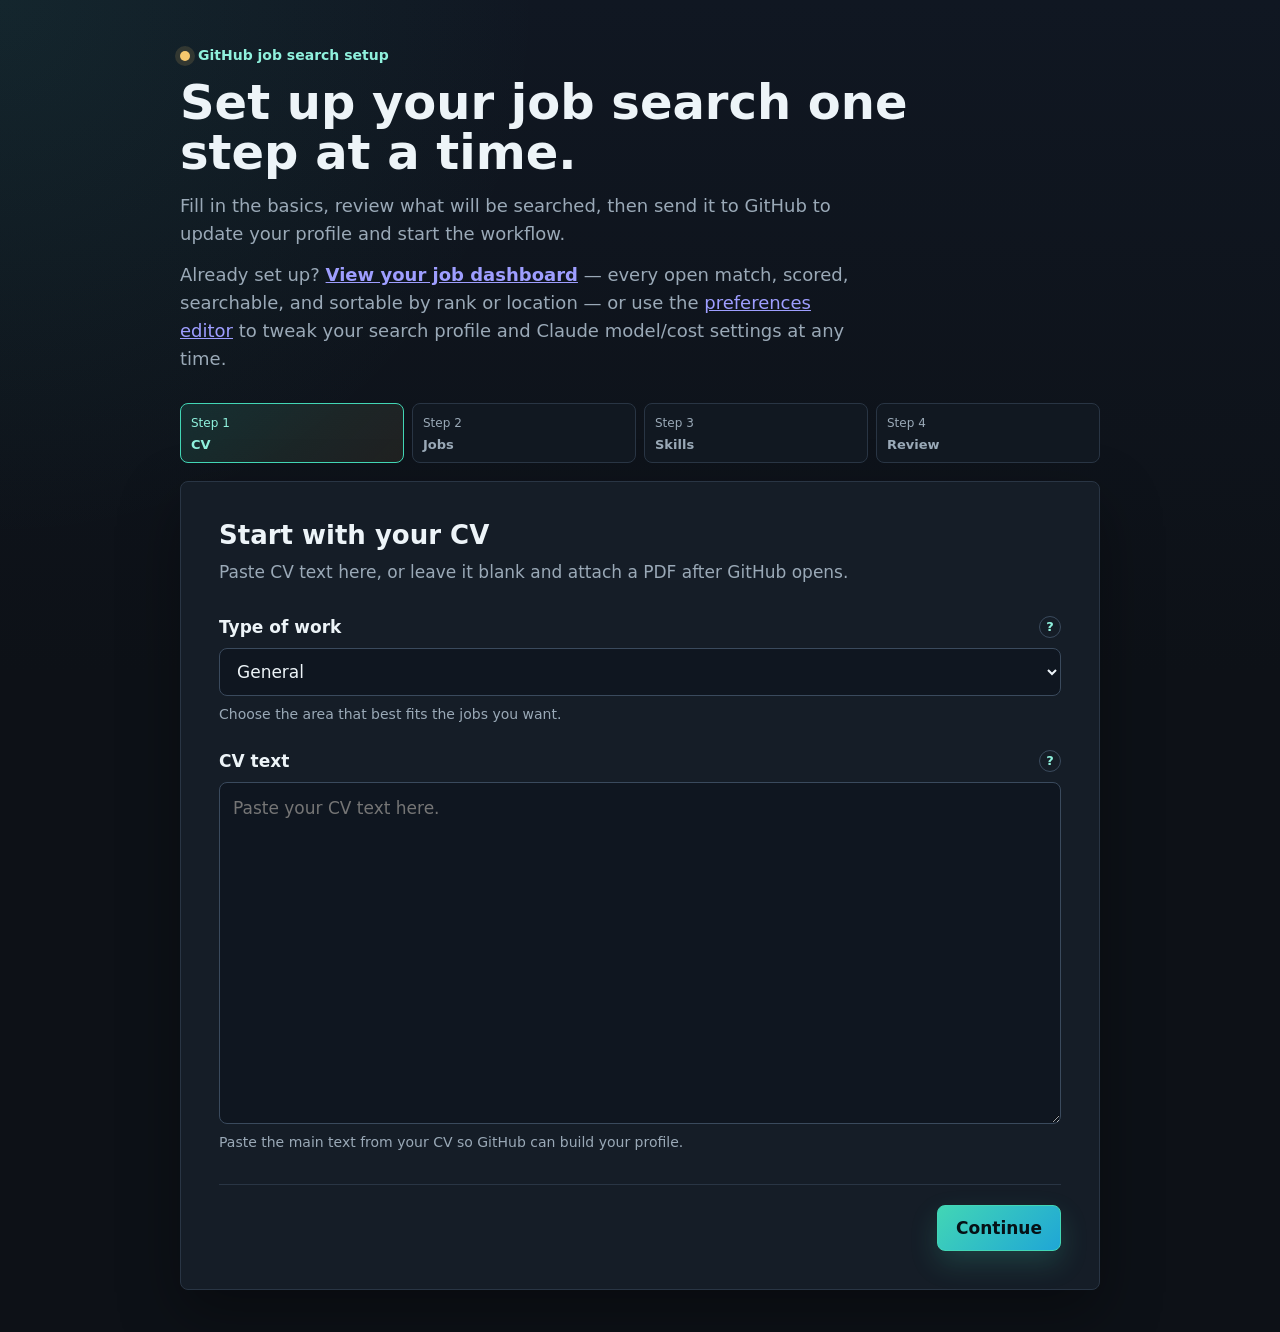
<file: docs/index.html>
<!doctype html>
<html lang="en">
  <head>
    <meta charset="utf-8">
    <meta name="viewport" content="width=device-width, initial-scale=1">
    <title>Job Search Setup</title>
    <style>
      :root {
        color-scheme: dark;
        --bg: #0d1117;
        --bg-soft: #111821;
        --panel: #151d27;
        --panel-raised: #1b2531;
        --field: #0f1620;
        --text: #edf4f8;
        --muted: #9aa9b7;
        --line: #293544;
        --line-strong: #3a4a5d;
        --accent: #42d6b5;
        --accent-dark: #8ff1dd;
        --accent-soft: rgba(66, 214, 181, 0.13);
        --gold: #f6c76d;
        --gold-soft: rgba(246, 199, 109, 0.14);
        --warn: #ff8f7a;
        --warn-soft: rgba(255, 143, 122, 0.12);
        --focus: rgba(66, 214, 181, 0.24);
        --shadow: 0 24px 60px rgba(0, 0, 0, 0.34);
      }

      * {
        box-sizing: border-box;
      }

      html {
        min-width: 320px;
      }

      body {
        margin: 0;
        background:
          radial-gradient(circle at top left, rgba(66, 214, 181, 0.08), transparent 34rem),
          linear-gradient(180deg, #101722 0%, var(--bg) 42rem);
        color: var(--text);
        font: 17px/1.55 Inter, ui-sans-serif, system-ui, -apple-system, BlinkMacSystemFont,
          "Segoe UI", sans-serif;
      }

      button,
      input,
      select,
      textarea {
        font: inherit;
      }

      .page {
        width: min(920px, calc(100% - 32px));
        margin: 0 auto;
        padding: 42px 0;
      }

      header {
        margin-bottom: 28px;
      }

      .eyebrow {
        display: inline-flex;
        align-items: center;
        gap: 8px;
        color: var(--accent-dark);
        font-size: 14px;
        font-weight: 760;
        margin-bottom: 10px;
      }

      .eyebrow::before {
        content: "";
        width: 10px;
        height: 10px;
        border-radius: 50%;
        background: var(--gold);
        box-shadow: 0 0 0 5px var(--gold-soft);
      }

      h1,
      h2,
      h3,
      p {
        margin: 0;
      }

      h1 {
        font-size: clamp(32px, 5vw, 48px);
        line-height: 1.05;
        letter-spacing: 0;
        max-width: 760px;
      }

      .intro {
        max-width: 680px;
        margin-top: 14px;
        color: var(--muted);
        font-size: 18px;
      }

      .progress {
        display: grid;
        grid-template-columns: repeat(4, minmax(0, 1fr));
        gap: 8px;
        margin: 30px 0 18px;
      }

      .progress-step {
        min-width: 0;
        border: 1px solid var(--line);
        border-radius: 8px;
        background: var(--bg-soft);
        color: var(--muted);
        padding: 10px;
      }

      .progress-step strong {
        display: block;
        color: inherit;
        font-size: 13px;
        line-height: 1.2;
      }

      .progress-step span {
        display: block;
        margin-bottom: 4px;
        font-size: 12px;
      }

      .progress-step.active {
        border-color: var(--accent);
        background: linear-gradient(135deg, var(--accent-soft), rgba(246, 199, 109, 0.08));
        color: var(--accent-dark);
      }

      .wizard {
        background: var(--panel);
        border: 1px solid var(--line);
        border-radius: 8px;
        box-shadow: var(--shadow);
      }

      .step-panel {
        display: none;
        padding: clamp(22px, 4vw, 38px);
      }

      .step-panel.active {
        display: block;
      }

      .step-header {
        max-width: 690px;
        margin-bottom: 28px;
      }

      .step-header h2 {
        font-size: 26px;
        line-height: 1.2;
        letter-spacing: 0;
      }

      .step-header p {
        margin-top: 8px;
        color: var(--muted);
      }

      .fields {
        display: grid;
        gap: 22px;
      }

      .field {
        display: grid;
        gap: 8px;
      }

      .field label {
        display: flex;
        align-items: center;
        justify-content: space-between;
        gap: 12px;
        color: var(--text);
        font-weight: 760;
      }

      .helper {
        color: var(--muted);
        font-size: 14px;
      }

      .field-row {
        display: grid;
        grid-template-columns: repeat(2, minmax(0, 1fr));
        gap: 18px;
      }

      input,
      select,
      textarea {
        width: 100%;
        min-width: 0;
        border: 1px solid var(--line-strong);
        border-radius: 8px;
        background: var(--field);
        color: var(--text);
        outline: none;
        padding: 12px 13px;
      }

      textarea {
        resize: vertical;
      }

      input:focus,
      select:focus,
      textarea:focus {
        border-color: var(--accent);
        box-shadow: 0 0 0 4px var(--focus);
      }

      .tooltip {
        position: relative;
        display: inline-grid;
        place-items: center;
        width: 22px;
        height: 22px;
        border: 1px solid var(--line-strong);
        border-radius: 50%;
        color: var(--accent-dark);
        font-size: 13px;
        font-weight: 800;
        flex: 0 0 auto;
      }

      .tooltip span {
        position: absolute;
        z-index: 2;
        right: 0;
        bottom: calc(100% + 8px);
        width: min(280px, calc(100vw - 48px));
        padding: 10px 12px;
        border: 1px solid var(--line);
        border-radius: 8px;
        background: var(--panel-raised);
        box-shadow: var(--shadow);
        color: var(--text);
        font-size: 13px;
        font-weight: 500;
        opacity: 0;
        pointer-events: none;
        transform: translateY(4px);
        transition: opacity 140ms ease, transform 140ms ease;
      }

      .tooltip:focus span,
      .tooltip:hover span {
        opacity: 1;
        transform: translateY(0);
      }

      .summary {
        display: grid;
        gap: 18px;
      }

      .summary-block {
        border: 1px solid var(--line);
        border-radius: 8px;
        padding: 16px;
        background: rgba(255, 255, 255, 0.02);
      }

      .summary-block h3 {
        font-size: 16px;
        margin-bottom: 8px;
      }

      .summary-list,
      .query-list {
        display: grid;
        gap: 7px;
        margin: 0;
        padding: 0;
        list-style: none;
      }

      .summary-list li,
      .query-list li {
        padding: 8px 10px;
        border-radius: 6px;
        background: var(--panel-raised);
        border: 1px solid rgba(255, 255, 255, 0.04);
      }

      .query-list {
        grid-template-columns: repeat(2, minmax(0, 1fr));
      }

      .empty {
        color: var(--muted);
      }

      details {
        border: 1px solid var(--line);
        border-radius: 8px;
        padding: 14px 16px;
      }

      summary {
        cursor: pointer;
        color: var(--accent-dark);
        font-weight: 760;
      }

      #issue-body {
        margin-top: 12px;
        min-height: 260px;
        font-family: ui-monospace, SFMono-Regular, Menlo, Consolas, "Liberation Mono", monospace;
        font-size: 13px;
      }

      .actions {
        display: flex;
        align-items: center;
        justify-content: space-between;
        gap: 12px;
        margin-top: 30px;
        padding-top: 20px;
        border-top: 1px solid var(--line);
      }

      .action-right {
        display: flex;
        align-items: center;
        gap: 10px;
      }

      button {
        display: inline-flex;
        align-items: center;
        justify-content: center;
        min-height: 46px;
        border: 1px solid var(--line-strong);
        border-radius: 8px;
        background: var(--panel-raised);
        color: var(--text);
        cursor: pointer;
        font-weight: 760;
        padding: 0 18px;
      }

      button:hover {
        filter: brightness(0.98);
      }

      button.primary {
        border-color: var(--accent);
        background: linear-gradient(135deg, var(--accent), #1fa6d6);
        color: #061116;
        box-shadow: 0 12px 28px rgba(66, 214, 181, 0.18);
      }

      button.ghost {
        border-color: transparent;
        background: transparent;
        color: var(--accent-dark);
      }

      .status {
        min-height: 24px;
        margin-top: 18px;
        color: var(--accent-dark);
        font-size: 14px;
      }

      .status.warn {
        color: var(--warn);
      }

      @media (max-width: 760px) {
        .page {
          width: min(100% - 24px, 920px);
          padding: 24px 0;
        }

        .progress {
          grid-template-columns: repeat(2, minmax(0, 1fr));
        }

        .field-row,
        .query-list {
          grid-template-columns: 1fr;
        }

        .actions,
        .action-right {
          align-items: stretch;
          flex-direction: column;
        }

        button {
          width: 100%;
        }
      }
    </style>
  </head>
  <body>
    <main class="page">
      <header>
        <p class="eyebrow">GitHub job search setup</p>
        <h1>Set up your job search one step at a time.</h1>
        <p class="intro">
          Fill in the basics, review what will be searched, then send it to GitHub to update
          your profile and start the workflow.
        </p>
        <p class="intro">
          Already set up? <a href="jobs.html"><strong>View your job dashboard</strong></a> —
          every open match, scored, searchable, and sortable by rank or location — or use the
          <a href="preferences.html">preferences editor</a> to tweak your search profile
          and Claude model/cost settings at any time.
        </p>
      </header>

      <nav class="progress" aria-label="Setup progress">
        <div class="progress-step active" data-progress="0"><span>Step 1</span><strong>CV</strong></div>
        <div class="progress-step" data-progress="1"><span>Step 2</span><strong>Jobs</strong></div>
        <div class="progress-step" data-progress="2"><span>Step 3</span><strong>Skills</strong></div>
        <div class="progress-step" data-progress="3"><span>Step 4</span><strong>Review</strong></div>
      </nav>

      <form id="profile-form" class="wizard">
        <section class="step-panel active" data-step="0" aria-labelledby="step-cv">
          <div class="step-header">
            <h2 id="step-cv">Start with your CV</h2>
            <p>Paste CV text here, or leave it blank and attach a PDF after GitHub opens.</p>
          </div>

          <div class="fields">
            <div class="field">
              <label for="domain">
                Type of work
                <span class="tooltip" tabindex="0">?
                  <span>Pick the closest broad category. It helps the parser understand your CV and job matches.</span>
                </span>
              </label>
              <select id="domain" name="domain">
                <option value="general">General</option>
                <option value="engineering">Engineering</option>
                <option value="healthcare">Healthcare</option>
                <option value="creative">Creative</option>
                <option value="government">Government</option>
                <option value="finance">Finance</option>
                <option value="legal">Legal</option>
                <option value="education">Education</option>
                <option value="hospitality">Hospitality</option>
                <option value="trades">Trades</option>
                <option value="science">Science</option>
              </select>
              <p class="helper">Choose the area that best fits the jobs you want.</p>
            </div>

            <div class="field">
              <label for="cv-text">
                CV text
                <span class="tooltip" tabindex="0">?
                  <span>Pasting text is fastest. If you prefer a PDF, leave this blank and attach it in GitHub.</span>
                </span>
              </label>
              <textarea id="cv-text" name="cvText" rows="12" placeholder="Paste your CV text here."></textarea>
              <p class="helper">Paste the main text from your CV so GitHub can build your profile.</p>
            </div>
          </div>

          <div class="actions">
            <span></span>
            <button class="primary" type="button" data-next>Continue</button>
          </div>
        </section>

        <section class="step-panel" data-step="1" aria-labelledby="step-jobs">
          <div class="step-header">
            <h2 id="step-jobs">Tell it what jobs to look for</h2>
            <p>Use everyday job titles. You can change these later by submitting a new setup issue.</p>
          </div>

          <div class="fields">
            <div class="field-row">
              <div class="field">
                <label for="search-city">Where should it search?</label>
                <input id="search-city" name="searchCity" placeholder="Sheffield">
                <p class="helper">Enter the main city or area you want jobs near.</p>
              </div>

              <div class="field">
                <label for="search-radius">How far from that place?</label>
                <input id="search-radius" name="searchRadius" inputmode="numeric" placeholder="60">
                <p class="helper">Enter a distance in miles, such as 25 or 60.</p>
              </div>
            </div>

            <div class="field-row">
              <div class="field">
                <label for="minimum-salary">Lowest salary you want</label>
                <input id="minimum-salary" name="minimumSalary" inputmode="numeric" placeholder="25000">
                <p class="helper">Enter a yearly salary in GBP. Leave blank if you do not want a pay filter.</p>
              </div>

              <div class="field">
                <label for="remote-jobs">Include remote jobs?</label>
                <select id="remote-jobs" name="remoteJobs">
                  <option value="Yes">Yes</option>
                  <option value="No">No</option>
                </select>
                <p class="helper">Choose whether fully remote or work-from-home jobs should be included.</p>
              </div>
            </div>

            <div class="field">
              <label for="core-roles">Job titles you want most</label>
              <textarea id="core-roles" name="coreRoles" rows="5" placeholder="Junior Data Analyst&#10;Data Analyst"></textarea>
              <p class="helper">Put your best-match job titles here, one per line.</p>
            </div>

            <div class="field">
              <label for="adjacent-roles">Similar job titles you'd also consider</label>
              <textarea id="adjacent-roles" name="adjacentRoles" rows="4" placeholder="Business Analyst&#10;Reporting Analyst"></textarea>
              <p class="helper">Add nearby roles that are still realistic and interesting.</p>
            </div>

            <div class="field">
              <label for="stretch-roles">Dream job titles, harder to get</label>
              <textarea id="stretch-roles" name="stretchRoles" rows="4" placeholder="Analytics Engineer"></textarea>
              <p class="helper">Add roles you would love, even if they are a bit ambitious right now.</p>
            </div>
          </div>

          <div class="actions">
            <button class="ghost" type="button" data-back>Back</button>
            <button class="primary" type="button" data-next>Continue</button>
          </div>
        </section>

        <section class="step-panel" data-step="2" aria-labelledby="step-skills">
          <div class="step-header">
            <h2 id="step-skills">Add your skills and filters</h2>
            <p>These help the ranking step favour good matches and avoid obvious bad fits.</p>
          </div>

          <div class="fields">
            <div class="field">
              <label for="core-skills">Your main skills</label>
              <textarea id="core-skills" name="coreSkills" rows="5" placeholder="Python&#10;SQL&#10;Excel"></textarea>
              <p class="helper">List the skills you most want jobs to use.</p>
            </div>

            <div class="field">
              <label for="adjacent-skills">Other skills you have</label>
              <textarea id="adjacent-skills" name="adjacentSkills" rows="4" placeholder="Power BI&#10;Tableau"></textarea>
              <p class="helper">List useful extra skills that are not the main focus.</p>
            </div>

            <div class="field">
              <label for="title-excludes">Words to avoid in job titles</label>
              <textarea id="title-excludes" name="titleExcludes" rows="4" placeholder="senior&#10;lead&#10;director"></textarea>
              <p class="helper">Jobs with these words in the title will be ranked much lower.</p>
            </div>

            <div class="field">
              <label for="description-excludes">Phrases to avoid in job descriptions</label>
              <textarea id="description-excludes" name="descriptionExcludes" rows="4" placeholder="security clearance&#10;5 years experience"></textarea>
              <p class="helper">Use this for requirements you cannot or do not want to meet.</p>
            </div>

            <div class="field">
              <label for="company-excludes">Companies to skip</label>
              <textarea id="company-excludes" name="companyExcludes" rows="4" placeholder="Example Ltd"></textarea>
              <p class="helper">List companies you do not want included in results.</p>
            </div>
          </div>

          <div class="actions">
            <button class="ghost" type="button" data-back>Back</button>
            <button class="primary" type="button" data-next>Review search</button>
          </div>
        </section>

        <section class="step-panel" data-step="3" aria-labelledby="step-review">
          <div class="step-header">
            <h2 id="step-review">Review and send to GitHub</h2>
            <p>Check the summary, then create the GitHub issue that starts setup.</p>
          </div>

          <div class="fields">
            <div class="field">
              <label for="repo">GitHub repository</label>
              <input id="repo" name="repo" autocomplete="off" placeholder="owner/repo">
              <p class="helper">Use the repository that contains this job search project.</p>
            </div>

            <div class="summary">
              <div class="summary-block">
                <h3>Search settings</h3>
                <ul id="settings-summary" class="summary-list"></ul>
              </div>

              <div class="summary-block">
                <h3>Job searches it will try</h3>
                <ul id="query-list" class="query-list"></ul>
              </div>

              <details>
                <summary>Generated issue body</summary>
                <textarea id="issue-body" rows="12" readonly></textarea>
              </details>
            </div>
          </div>

          <p id="status" class="status" role="status"></p>

          <div class="actions">
            <button class="ghost" type="button" data-back>Back</button>
            <div class="action-right">
              <button type="button" id="copy-body">Copy issue body</button>
              <button class="primary" type="button" id="open-issue">Open GitHub issue</button>
            </div>
          </div>
        </section>
      </form>
    </main>

    <script>
      const FIELD_MAP = [
        ["Domain", "domain"],
        ["CV text", "cv-text"],
        ["CV PDF attachment", null],
        ["Search city", "search-city"],
        ["Search radius miles", "search-radius"],
        ["Remote jobs", "remote-jobs"],
        ["Minimum salary GBP", "minimum-salary"],
        ["Core target roles", "core-roles"],
        ["Adjacent target roles", "adjacent-roles"],
        ["Stretch target roles", "stretch-roles"],
        ["Core skills", "core-skills"],
        ["Adjacent skills", "adjacent-skills"],
        ["Title words to exclude", "title-excludes"],
        ["Description terms to exclude", "description-excludes"],
        ["Companies to exclude", "company-excludes"],
      ];

      const JUNIOR_MODIFIERS = ["junior", "graduate", "entry level", "junior/graduate"];
      const MAX_PREFILL_LENGTH = 6200;
      let currentStep = 0;

      const panels = Array.from(document.querySelectorAll(".step-panel"));
      const progressSteps = Array.from(document.querySelectorAll(".progress-step"));
      const repoInput = document.querySelector("#repo");
      const issueBody = document.querySelector("#issue-body");
      const queryList = document.querySelector("#query-list");
      const settingsSummary = document.querySelector("#settings-summary");
      const statusEl = document.querySelector("#status");
      const form = document.querySelector("#profile-form");

      function byId(id) {
        return document.getElementById(id);
      }

      function valueFor(id) {
        if (!id) {
          return "";
        }
        return byId(id).value.trim();
      }

      function inferRepo() {
        const saved = localStorage.getItem("jobSearchRepo");
        if (saved) {
          return saved;
        }

        const host = window.location.hostname;
        const pathParts = window.location.pathname.split("/").filter(Boolean);
        if (host.endsWith(".github.io") && pathParts.length) {
          const owner = host.replace(".github.io", "");
          return `${owner}/${pathParts[0]}`;
        }
        return "";
      }

      function splitList(raw) {
        return raw
          .split(/[\n,;]+/)
          .map((item) => item.trim().replace(/^[-*]\s*/, ""))
          .filter(Boolean);
      }

      function addQuery(queries, seen, titleExcludes, query) {
        const cleaned = query.trim();
        if (!cleaned || seen.has(cleaned)) {
          return;
        }
        const lowered = cleaned.toLowerCase();
        if (titleExcludes.some((term) => term && lowered.includes(term.toLowerCase()))) {
          return;
        }
        seen.add(cleaned);
        queries.push(cleaned);
      }

      function generateQueries() {
        const city = valueFor("search-city");
        const remoteOk = valueFor("remote-jobs") !== "No";
        const coreRoles = splitList(valueFor("core-roles"));
        const adjacentRoles = splitList(valueFor("adjacent-roles"));
        const stretchRoles = splitList(valueFor("stretch-roles"));
        const coreSkills = splitList(valueFor("core-skills"));
        const titleExcludes = splitList(valueFor("title-excludes"));
        const queries = [];
        const seen = new Set();

        for (const role of coreRoles) {
          addQuery(queries, seen, titleExcludes, role);
          if (city) {
            addQuery(queries, seen, titleExcludes, `${role} ${city}`);
          }
          for (const mod of JUNIOR_MODIFIERS) {
            addQuery(queries, seen, titleExcludes, `${mod} ${role}`);
          }
          if (remoteOk) {
            addQuery(queries, seen, titleExcludes, `${role} remote`);
          }
        }

        for (const role of adjacentRoles) {
          addQuery(queries, seen, titleExcludes, role);
          if (city) {
            addQuery(queries, seen, titleExcludes, `${role} ${city}`);
          }
          if (remoteOk) {
            addQuery(queries, seen, titleExcludes, `${role} remote`);
          }
        }

        for (const role of stretchRoles) {
          addQuery(queries, seen, titleExcludes, role);
          if (city) {
            addQuery(queries, seen, titleExcludes, `${role} ${city}`);
          }
        }

        for (const skill of coreSkills.slice(0, 3)) {
          addQuery(queries, seen, titleExcludes, `${skill} engineer`);
          if (city) {
            addQuery(queries, seen, titleExcludes, `${skill} ${city}`);
          }
        }

        return queries.slice(0, 30);
      }

      function buildIssueBody() {
        const lines = [];
        for (const [heading, id] of FIELD_MAP) {
          let value = valueFor(id);
          if (heading === "CV PDF attachment" && !value) {
            value = "If you did not paste CV text, drag your PDF into this section before submitting.";
          }
          lines.push(`### ${heading}`);
          lines.push(value || "_No response_");
          lines.push("");
        }
        return lines.join("\n").trimEnd() + "\n";
      }

      function renderList(container, items, emptyText) {
        container.replaceChildren();
        if (!items.length) {
          const item = document.createElement("li");
          item.className = "empty";
          item.textContent = emptyText;
          container.append(item);
          return;
        }
        for (const text of items) {
          const item = document.createElement("li");
          item.textContent = text;
          container.append(item);
        }
      }

      function renderSummary() {
        const settings = [
          `Type of work: ${valueFor("domain") || "general"}`,
          `Location: ${valueFor("search-city") || "No city set"}`,
          `Distance: ${valueFor("search-radius") || "No radius set"} miles`,
          `Remote jobs: ${valueFor("remote-jobs") || "Yes"}`,
          `Minimum salary: ${valueFor("minimum-salary") || "No minimum set"}`,
        ];
        renderList(settingsSummary, settings, "No settings entered yet.");
        renderList(
          queryList,
          generateQueries(),
          "Add job titles or main skills before submitting so it has useful searches."
        );
      }

      function setStatus(message, warn = false) {
        statusEl.textContent = message;
        statusEl.classList.toggle("warn", warn);
      }

      function update() {
        issueBody.value = buildIssueBody();
        renderSummary();
        localStorage.setItem("jobSearchSetupDraft", JSON.stringify(readDraft()));
      }

      function readDraft() {
        const draft = { repo: repoInput.value.trim() };
        for (const [, id] of FIELD_MAP) {
          if (id) {
            draft[id] = valueFor(id);
          }
        }
        return draft;
      }

      function restoreDraft() {
        repoInput.value = inferRepo();

        try {
          const draft = JSON.parse(localStorage.getItem("jobSearchSetupDraft") || "{}");
          if (draft.repo) {
            repoInput.value = draft.repo;
          }
          for (const [, id] of FIELD_MAP) {
            if (id && Object.prototype.hasOwnProperty.call(draft, id)) {
              byId(id).value = draft[id];
            }
          }
        } catch {
          return;
        }
      }

      function showStep(index) {
        currentStep = Math.max(0, Math.min(index, panels.length - 1));
        panels.forEach((panel, panelIndex) => {
          panel.classList.toggle("active", panelIndex === currentStep);
        });
        progressSteps.forEach((step, stepIndex) => {
          step.classList.toggle("active", stepIndex === currentStep);
        });
        update();
        window.scrollTo({ top: 0, behavior: "smooth" });
      }

      async function copyBody() {
        const body = buildIssueBody();
        await navigator.clipboard.writeText(body);
        setStatus("Copied. Paste it into a GitHub issue if the prefill is too large.");
      }

      async function openIssue() {
        const repo = repoInput.value.trim();
        if (!/^[A-Za-z0-9_.-]+\/[A-Za-z0-9_.-]+$/.test(repo)) {
          setStatus("Enter the repo as owner/repo before opening GitHub.", true);
          repoInput.focus();
          return;
        }

        localStorage.setItem("jobSearchRepo", repo);
        const body = buildIssueBody();
        const base = `https://github.com/${repo}/issues/new`;
        const params = new URLSearchParams({
          title: "Job search profile setup",
          labels: "profile-setup",
        });

        if (body.length <= MAX_PREFILL_LENGTH) {
          params.set("body", body);
          window.open(`${base}?${params.toString()}`, "_blank", "noopener,noreferrer");
          setStatus("Opened GitHub with the issue prefilled. Submit it to start setup.");
          return;
        }

        await navigator.clipboard.writeText(body);
        window.open(`${base}?${params.toString()}`, "_blank", "noopener,noreferrer");
        setStatus("The CV text is long, so the issue body was copied. Paste it into GitHub.", true);
      }

      restoreDraft();
      update();

      form.addEventListener("input", update);
      document.querySelectorAll("[data-next]").forEach((button) => {
        button.addEventListener("click", () => showStep(currentStep + 1));
      });
      document.querySelectorAll("[data-back]").forEach((button) => {
        button.addEventListener("click", () => showStep(currentStep - 1));
      });
      progressSteps.forEach((step) => {
        step.addEventListener("click", () => showStep(Number(step.dataset.progress)));
      });
      byId("copy-body").addEventListener("click", copyBody);
      byId("open-issue").addEventListener("click", openIssue);
    </script>
  </body>
</html>
</file>
